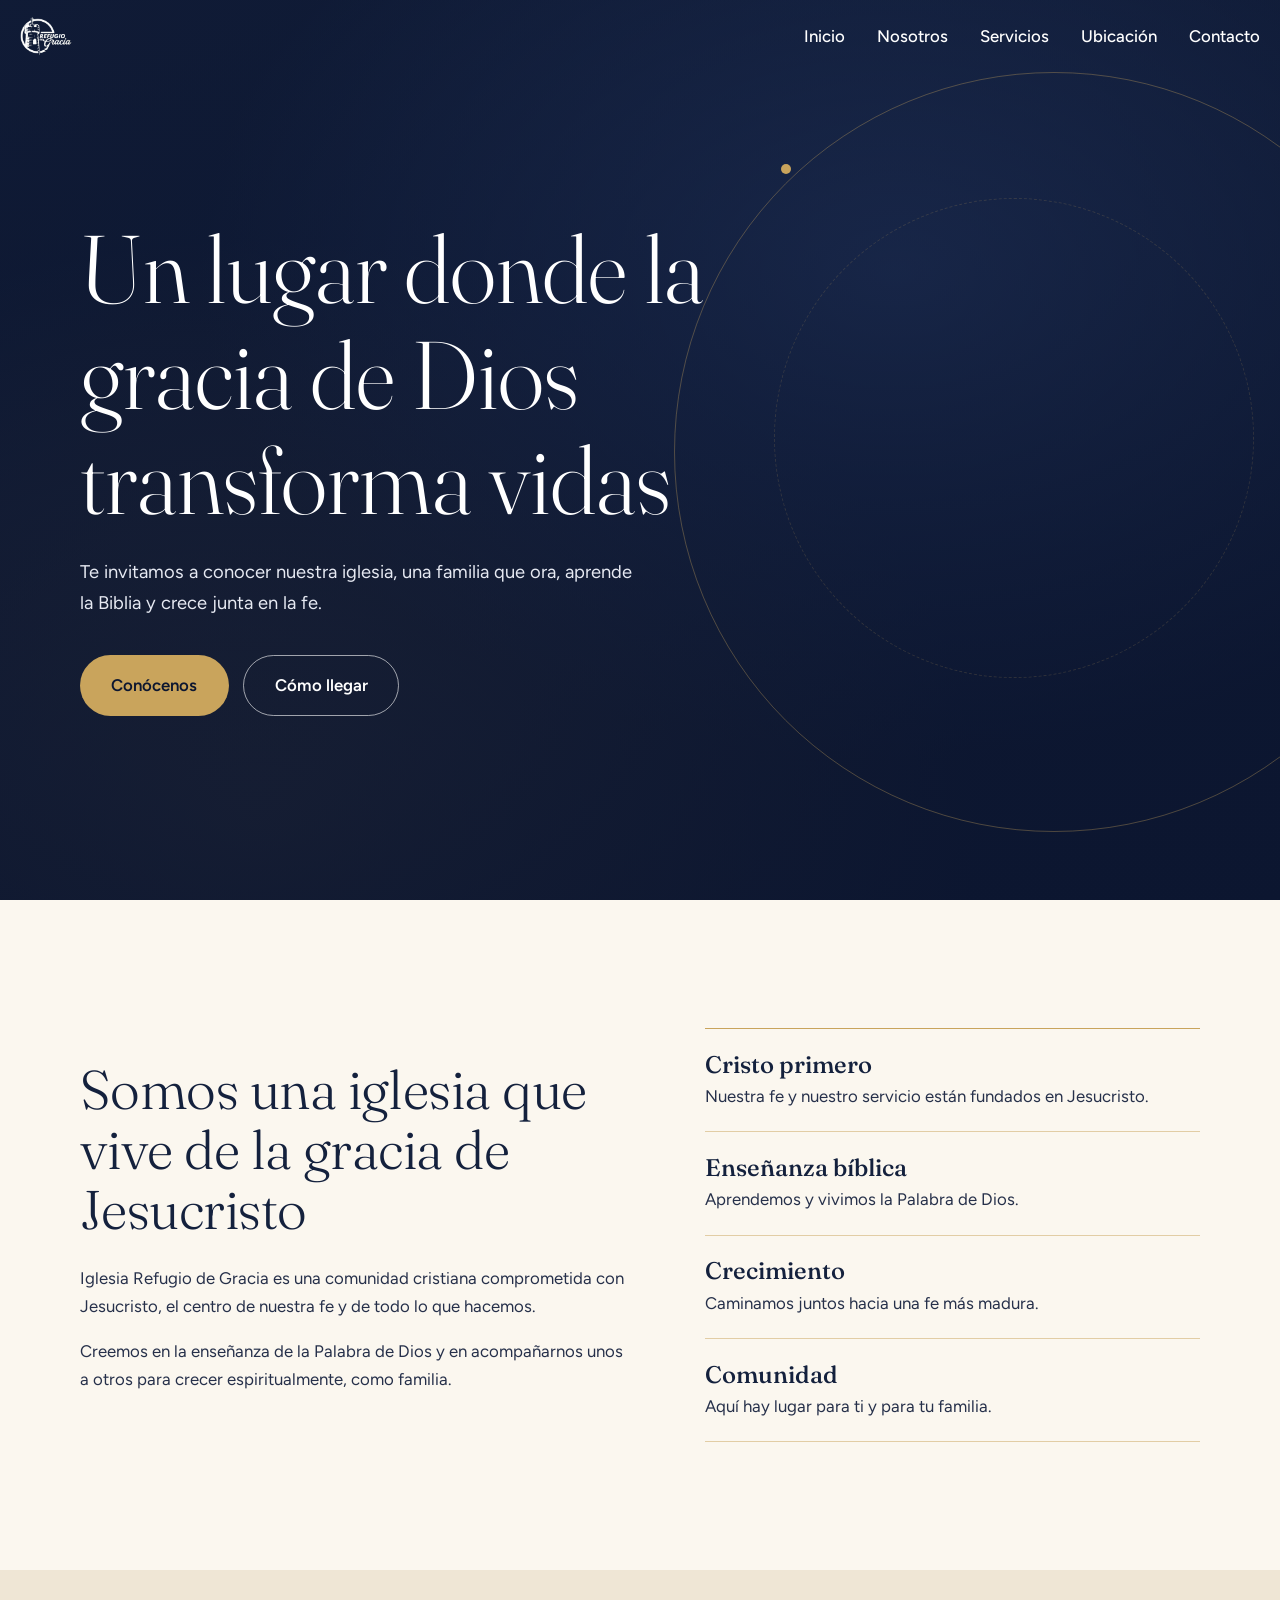
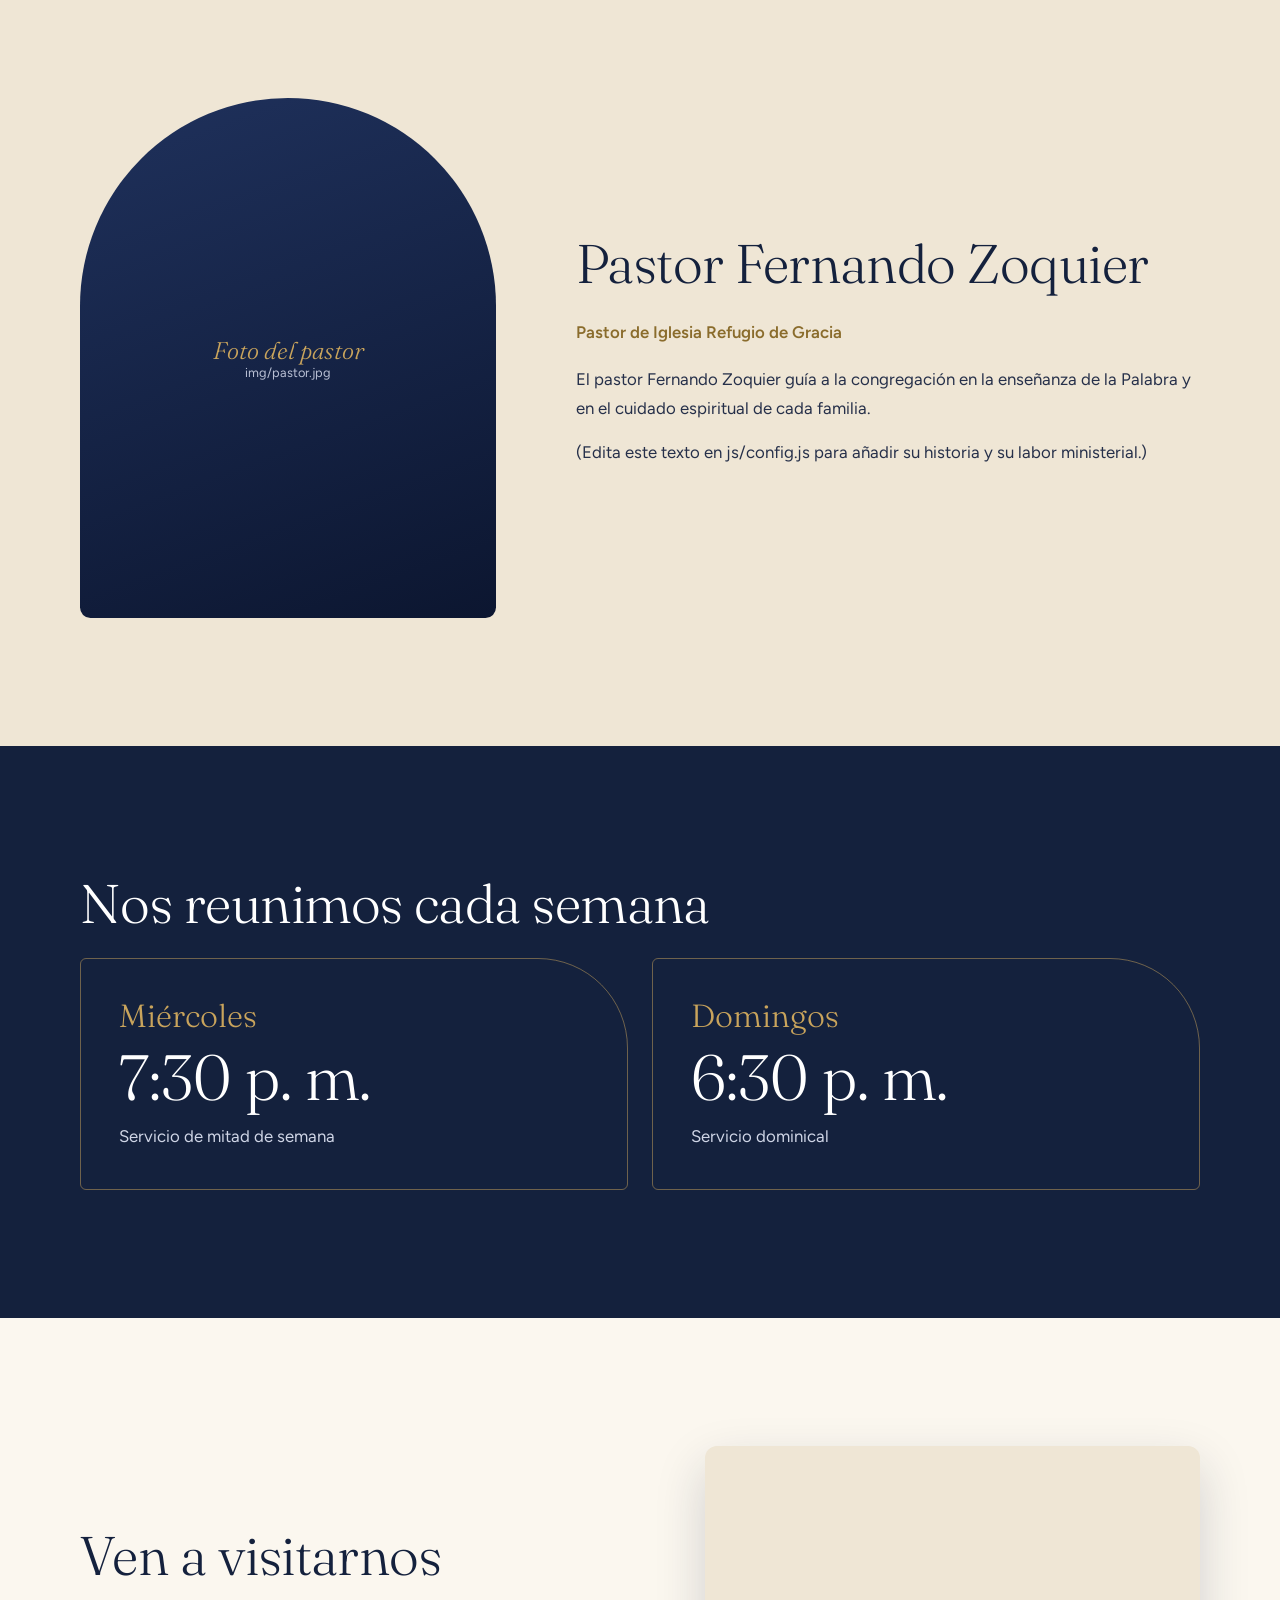
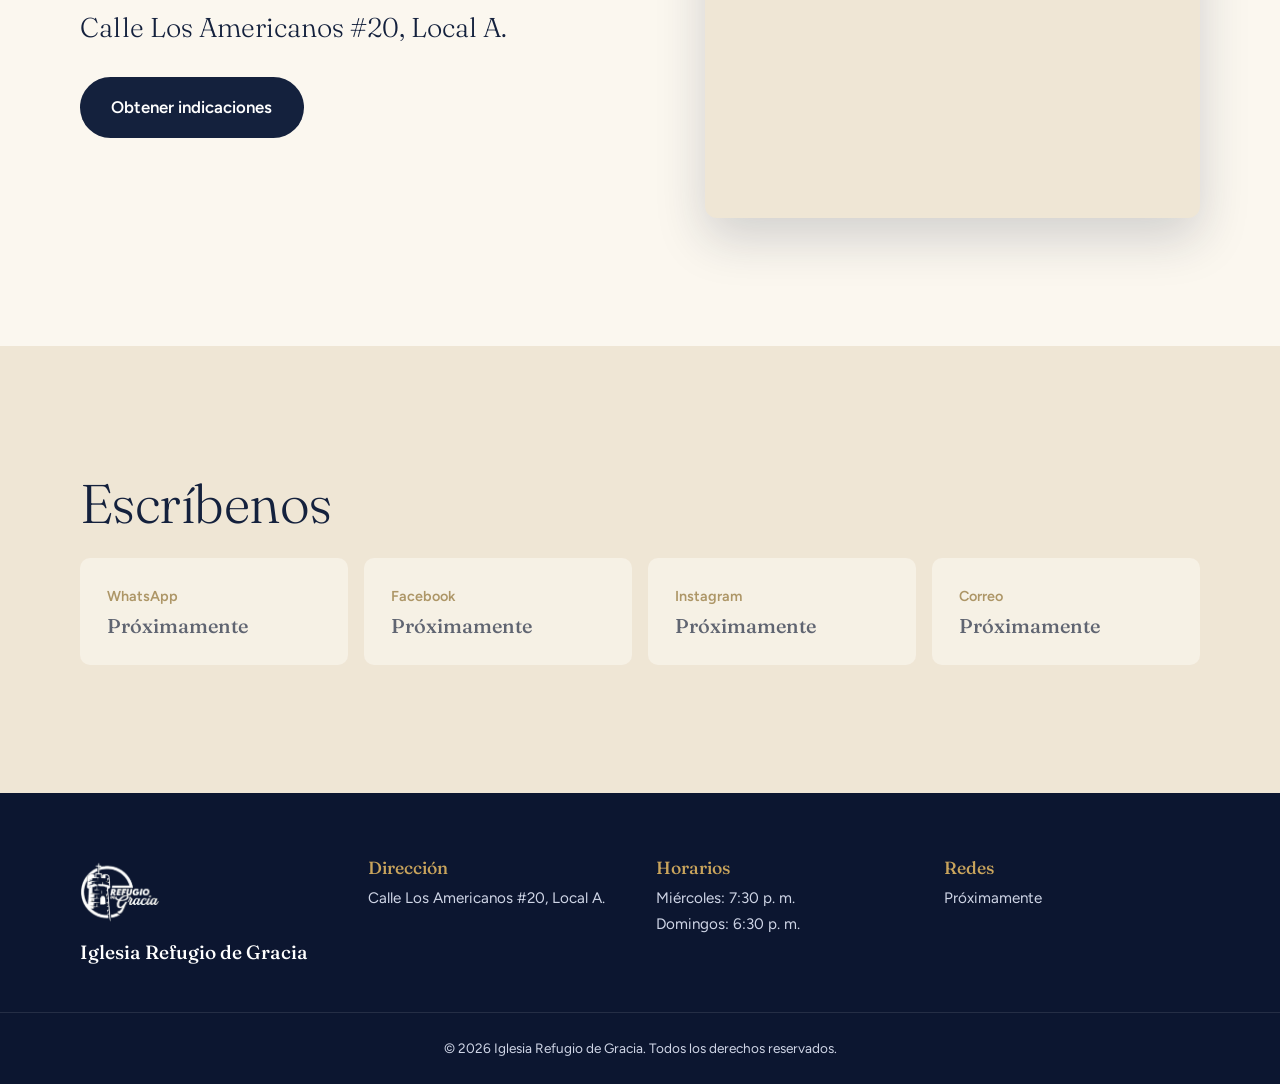
<file: index.html>
<!DOCTYPE html>
<html lang="es">
<head>
  <meta charset="UTF-8">
  <meta name="viewport" content="width=device-width, initial-scale=1">
  <title>Iglesia Refugio de Gracia</title>
  <meta name="description" content="Iglesia Refugio de Gracia: un lugar donde la gracia de Dios transforma vidas.">
  <meta name="theme-color" content="#14213d">
  <link rel="icon" href="img/logo.png">
  <link rel="preconnect" href="https://fonts.googleapis.com">
  <link rel="preconnect" href="https://fonts.gstatic.com" crossorigin>
  <link href="https://fonts.googleapis.com/css2?family=Fraunces:ital,opsz,wght@0,9..144,300;0,9..144,500;1,9..144,300&family=Figtree:wght@400;500;600&display=swap" rel="stylesheet">
  <link rel="stylesheet" href="css/styles.css">
</head>
<body>
  <a class="skip" href="#nosotros">Saltar al contenido</a>

  <!-- ENCABEZADO -->
  <header class="header" id="header">
    <a href="#inicio" class="brand" aria-label="Ir al inicio"><img data-src="logo" alt="Logo Iglesia Refugio de Gracia"></a>
    <button class="burger" id="burger" aria-label="Abrir menú" aria-expanded="false" aria-controls="nav"><span></span><span></span></button>
    <nav class="nav" id="nav" aria-label="Principal">
      <a href="#inicio">Inicio</a><a href="#nosotros">Nosotros</a><a href="#servicios">Servicios</a><a href="#ubicacion">Ubicación</a><a href="#contacto">Contacto</a>
    </nav>
  </header>

  <main>
    <!-- PORTADA -->
    <section class="hero" id="inicio">
      <div class="hero-bg" id="heroBg"></div>
      <div class="ring ring-a"></div><div class="ring ring-b"></div>
      <div class="hero-inner">
        <h1 id="heroTitulo"></h1>
        <p id="heroTexto"></p>
        <div class="btns">
          <a class="btn btn-gold" href="#nosotros">Conócenos</a>
          <a class="btn btn-line" id="heroComo" target="_blank" rel="noopener">Cómo llegar</a>
        </div>
      </div>
    </section>

    <!-- SOBRE NOSOTROS -->
    <section class="section about" id="nosotros">
      <div class="wrap grid2">
        <div>
          <h2 id="nosTitulo"></h2>
          <div id="nosTextos" class="prose"></div>
        </div>
        <ul class="pillars" id="nosPilares"></ul>
      </div>
    </section>

    <!-- PASTOR -->
    <section class="section pastor" id="pastor">
      <div class="wrap grid2 rev">
        <figure class="photo" id="pastorFoto"></figure>
        <div>
          <h2 id="pastorNombre"></h2>
          <p class="role" id="pastorCargo"></p>
          <div class="prose" id="pastorTexto"></div>
        </div>
      </div>
    </section>

    <!-- SERVICIOS -->
    <section class="section services" id="servicios">
      <div class="wrap">
        <h2>Nos reunimos cada semana</h2>
        <div class="cards" id="servCards"></div>
      </div>
    </section>

    <!-- UBICACIÓN -->
    <section class="section loc" id="ubicacion">
      <div class="wrap grid2">
        <div>
          <h2>Ven a visitarnos</h2>
          <address id="locDir"></address>
          <p class="prose" id="locRef"></p>
          <a class="btn btn-navy" id="locBtn" target="_blank" rel="noopener">Obtener indicaciones</a>
        </div>
        <div class="map"><iframe id="mapa" title="Mapa de ubicación de la iglesia" loading="lazy" referrerpolicy="no-referrer-when-downgrade"></iframe></div>
      </div>
    </section>

    <!-- CONTACTO -->
    <section class="section contact" id="contacto">
      <div class="wrap">
        <h2>Escríbenos</h2>
        <div class="contact-grid" id="contactGrid"></div>
      </div>
    </section>
  </main>

  <!-- PIE DE PÁGINA -->
  <footer class="footer">
    <div class="wrap foot-grid">
      <div><img data-src="logo" alt="" class="foot-logo"><p class="foot-name" id="fNombre"></p></div>
      <div><h3>Dirección</h3><p id="fDir"></p></div>
      <div><h3>Horarios</h3><p id="fHor"></p></div>
      <div><h3>Redes</h3><p id="fRedes"></p></div>
    </div>
    <p class="copy" id="copy"></p>
  </footer>

  <script src="js/config.js"></script>
  <script src="js/main.js"></script>
</body>
</html>
</file>
<file: css/styles.css>
/* ===== COLORES Y TIPOGRAFÍA (edita aquí para cambiar el estilo) ===== */
:root{
  --crema:#fbf7ef; --beige:#efe6d5; --marino:#14213d; --marino2:#0c1630;
  --dorado:#c9a45c; --tinta:#26304a;
  --serif:"Fraunces",Georgia,serif; --sans:"Figtree",system-ui,sans-serif;
}
*{box-sizing:border-box;margin:0}
html{scroll-behavior:smooth;scroll-padding-top:72px}
body{font:400 1.05rem/1.7 var(--sans);color:var(--tinta);background:var(--crema)}
img{max-width:100%;display:block}
a{color:inherit}
:focus-visible{outline:3px solid var(--dorado);outline-offset:3px}
.skip{position:absolute;left:-999px;background:#fff;padding:.5rem 1rem;z-index:99}.skip:focus{left:1rem;top:1rem}
.wrap{width:min(1120px,100% - 2.5rem);margin-inline:auto}
h1,h2,h3{font-family:var(--serif);font-weight:300;line-height:1.1;color:var(--marino)}
h2{font-size:clamp(2rem,5vw,3.4rem);margin-bottom:1.5rem;letter-spacing:-.01em}
.prose p{margin-bottom:1rem;max-width:62ch}
.section{padding:clamp(4rem,10vw,8rem) 0}

/* Encabezado */
.header{position:fixed;inset:0 0 auto;z-index:50;display:flex;align-items:center;justify-content:space-between;padding:.8rem 1.25rem;transition:background .4s,box-shadow .4s}
.header.solid,.header.open{background:var(--marino2);box-shadow:0 6px 24px rgba(0,0,0,.25)}
.brand img{height:46px;width:auto}
.nav{position:absolute;top:100%;left:0;right:0;background:var(--marino2);display:none;flex-direction:column;padding:1rem 1.25rem 1.5rem}
.header.open .nav{display:flex}
.nav a{color:#fff;text-decoration:none;padding:.7rem 0;border-bottom:1px solid rgba(255,255,255,.1)}
.nav a:hover{color:var(--dorado)}
.burger{background:none;border:0;width:44px;height:44px;cursor:pointer;display:grid;place-content:center;gap:7px}
.burger span{display:block;width:26px;height:2px;background:#fff;transition:transform .3s}
.header.open .burger span:first-child{transform:translateY(4.5px) rotate(45deg)}
.header.open .burger span:last-child{transform:translateY(-4.5px) rotate(-45deg)}
@media(min-width:820px){
  .burger{display:none}
  .nav{position:static;display:flex;flex-direction:row;gap:2rem;background:none;padding:0}
  .nav a{border:0;padding:.3rem 0;font-weight:500;background:linear-gradient(var(--dorado),var(--dorado)) 0 100%/0 1px no-repeat;transition:background-size .3s,color .3s}
  .nav a:hover{background-size:100% 1px}
}

/* Portada */
.hero{position:relative;min-height:100svh;display:grid;align-items:center;overflow:hidden;color:#fff;background:var(--marino2)}
.hero-bg{position:absolute;inset:0;background:radial-gradient(ellipse at 70% 30%,#2b4170 0,transparent 55%),radial-gradient(ellipse at 20% 90%,rgba(201,164,92,.25),transparent 50%),linear-gradient(160deg,#14213d,#0c1630);background-size:cover;background-position:center}
.hero-bg::after{content:"";position:absolute;inset:0;background:linear-gradient(180deg,rgba(12,22,48,.55),rgba(12,22,48,.85))}
.ring{position:absolute;border:1px solid rgba(201,164,92,.35);border-radius:50%;pointer-events:none}
.ring-a{width:min(90vw,760px);aspect-ratio:1;right:-12%;top:8%;animation:spin 90s linear infinite}
.ring-a::before{content:"";position:absolute;width:10px;height:10px;border-radius:50%;background:var(--dorado);top:12%;left:14%}
.ring-b{width:min(60vw,480px);aspect-ratio:1;right:2%;top:22%;border-style:dashed;opacity:.5}
@keyframes spin{to{transform:rotate(360deg)}}
.hero-inner{position:relative;width:min(1120px,100% - 2.5rem);margin:0 auto;padding:7rem 0 5rem}
.hero h1{color:#fff;font-size:clamp(2.6rem,8vw,6rem);max-width:15ch;animation:rise 1.2s .2s both cubic-bezier(.2,.7,.2,1)}
.hero p{max-width:46ch;margin:1.5rem 0 2.2rem;font-size:1.15rem;color:#e6e9f2;animation:rise 1.2s .45s both cubic-bezier(.2,.7,.2,1)}
.btns{display:flex;flex-wrap:wrap;gap:.9rem;animation:rise 1.2s .7s both cubic-bezier(.2,.7,.2,1)}
@keyframes rise{from{opacity:0;transform:translateY(28px)}}

/* Botones */
.btn{display:inline-block;padding:.95rem 1.9rem;border-radius:999px;font-weight:600;text-decoration:none;border:1.5px solid transparent;transition:transform .25s,background .25s,color .25s,box-shadow .25s}
.btn:hover{transform:translateY(-3px)}.btn:active{transform:translateY(0)}
.btn-gold{background:var(--dorado);color:var(--marino2)}.btn-gold:hover{box-shadow:0 10px 26px rgba(201,164,92,.45)}
.btn-line{border-color:rgba(255,255,255,.6);color:#fff}.btn-line:hover{background:#fff;color:var(--marino)}
.btn-navy{background:var(--marino);color:#fff}.btn-navy:hover{background:var(--dorado);color:var(--marino2)}

/* Secciones */
.grid2{display:grid;gap:3rem}
@media(min-width:860px){.grid2{grid-template-columns:1.1fr 1fr;align-items:center;gap:5rem}.grid2.rev{grid-template-columns:.8fr 1.2fr}}
.pillars{list-style:none;padding:0;border-top:1px solid var(--dorado)}
.pillars li{padding:1.3rem 0;border-bottom:1px solid rgba(201,164,92,.5);display:grid;gap:.2rem}
.pillars strong{font:500 1.5rem var(--serif);color:var(--marino)}
.pastor{background:var(--beige)}
.photo{aspect-ratio:4/5;border-radius:240px 240px 12px 12px;overflow:hidden;background:var(--marino)}
.photo img{width:100%;height:100%;object-fit:cover}
.ph{height:100%;display:grid;place-content:center;text-align:center;color:var(--dorado);font:italic 300 1.5rem var(--serif);background:linear-gradient(160deg,#1f315c,var(--marino2))}
.ph small{font:.8rem var(--sans);color:#b9c0d4}
.role{color:#8a6c2c;font-weight:600;margin-bottom:1.2rem}

.services{background:var(--marino);color:#fff}
.services h2{color:#fff}
.cards{display:grid;gap:1.5rem}
@media(min-width:700px){.cards{grid-template-columns:repeat(auto-fit,minmax(280px,1fr))}}
.card{padding:2.4rem;border:1px solid rgba(201,164,92,.5);border-radius:6px 90px 6px 6px;transition:transform .35s,background .35s}
.card:hover{transform:translateY(-6px);background:rgba(255,255,255,.05)}
.card h3{color:var(--dorado);font-size:2rem}
.time{font:300 clamp(2.6rem,6vw,4rem)/1.1 var(--serif);margin:.6rem 0}
.card p:last-child{color:#cfd5e6}

address{font:300 1.7rem/1.3 var(--serif);font-style:normal;color:var(--marino);margin-bottom:1rem}
.loc .btn{margin-top:1rem}
.map{border-radius:12px;overflow:hidden;box-shadow:0 20px 50px rgba(20,33,61,.18);aspect-ratio:4/3;background:var(--beige)}
.map iframe{width:100%;height:100%;border:0}

.contact{background:var(--beige)}
.contact-grid{display:grid;gap:1rem;grid-template-columns:repeat(auto-fit,minmax(230px,1fr))}
.contact-card{display:grid;gap:.3rem;padding:1.6rem;background:var(--crema);border-radius:10px;text-decoration:none;border:1px solid transparent;transition:transform .3s,border-color .3s,box-shadow .3s;overflow-wrap:anywhere}
a.contact-card:hover{transform:translateY(-4px);border-color:var(--dorado);box-shadow:0 12px 28px rgba(20,33,61,.12)}
.contact-card span{font-size:.9rem;color:#8a6c2c;font-weight:600}
.contact-card strong{font:500 1.25rem var(--serif);color:var(--marino)}
.contact-card.off{opacity:.65}

/* Pie */
.footer{background:var(--marino2);color:#cfd5e6;padding:4rem 0 1.5rem;font-size:.95rem}
.foot-grid{display:grid;gap:2rem;grid-template-columns:repeat(auto-fit,minmax(200px,1fr))}
.foot-logo{height:70px;width:auto;margin-bottom:.8rem}
.foot-name{font:500 1.2rem var(--serif);color:#fff}
.footer h3{color:var(--dorado);font:500 1.1rem var(--serif);margin-bottom:.5rem}
.footer a{text-decoration:none}.footer a:hover{color:var(--dorado)}
.copy{text-align:center;margin-top:3rem;padding-top:1.5rem;border-top:1px solid rgba(255,255,255,.1);font-size:.85rem}

/* Aparición al desplazar */
.reveal{opacity:0;transform:translateY(24px);transition:opacity .9s,transform .9s cubic-bezier(.2,.7,.2,1)}
.reveal.in{opacity:1;transform:none}
@media(prefers-reduced-motion:reduce){*{animation:none!important;transition:none!important;scroll-behavior:auto!important}.reveal{opacity:1;transform:none}}
</file>
